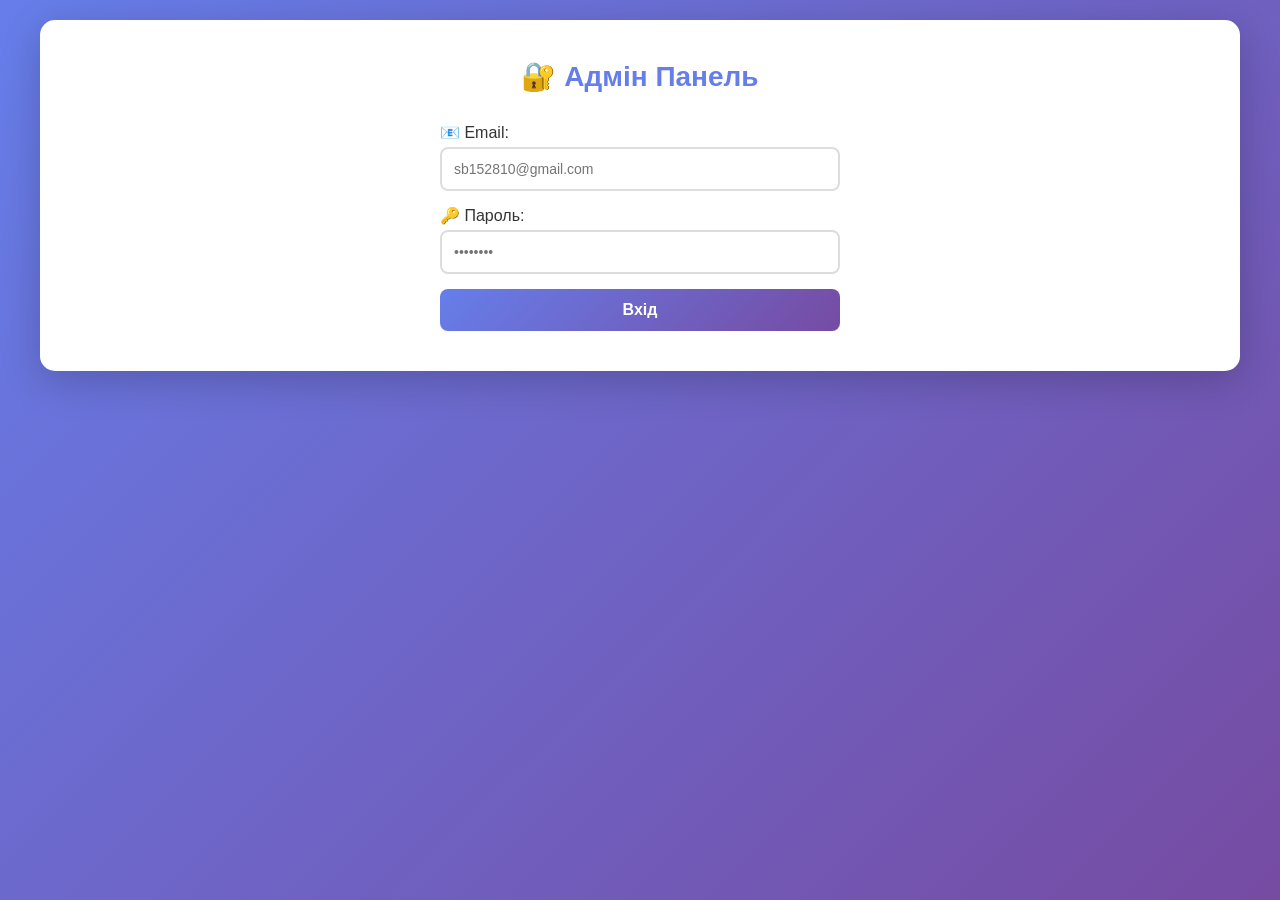
<file: admin.html>
<!DOCTYPE html>
<html lang="uk">
<head>
    <meta charset="UTF-8">
    <meta name="viewport" content="width=device-width, initial-scale=1.0">
    <title>🔐 Адмін Панель - ☀️ Літо і Дитинство</title>
    <style>
        * { margin: 0; padding: 0; box-sizing: border-box; }
        body { 
            background: linear-gradient(135deg, #667eea 0%, #764ba2 100%);
            font-family: 'Segoe UI', Tahoma, Geneva, Verdana, sans-serif;
            min-height: 100vh;
            padding: 20px;
        }
        
        .container {
            max-width: 1200px;
            margin: 0 auto;
        }
        
        .login-panel {
            background: white;
            border-radius: 15px;
            padding: 40px;
            box-shadow: 0 10px 40px rgba(0,0,0,0.2);
            margin-bottom: 30px;
            text-align: center;
        }
        
        .login-panel h1 {
            color: #667eea;
            margin-bottom: 30px;
            font-size: 28px;
        }
        
        .login-form {
            max-width: 400px;
            margin: 0 auto;
        }
        
        .form-group {
            margin-bottom: 15px;
            text-align: left;
        }
        
        label {
            display: block;
            margin-bottom: 5px;
            color: #333;
            font-weight: 500;
        }
        
        input[type="email"],
        input[type="password"] {
            width: 100%;
            padding: 12px;
            border: 2px solid #ddd;
            border-radius: 8px;
            font-size: 14px;
            transition: border-color 0.3s;
        }
        
        input[type="email"]:focus,
        input[type="password"]:focus {
            outline: none;
            border-color: #667eea;
        }
        
        .login-btn {
            width: 100%;
            padding: 12px;
            background: linear-gradient(135deg, #667eea 0%, #764ba2 100%);
            color: white;
            border: none;
            border-radius: 8px;
            font-size: 16px;
            font-weight: 600;
            cursor: pointer;
            transition: transform 0.2s;
        }
        
        .login-btn:hover {
            transform: translateY(-2px);
        }
        
        .login-btn:active {
            transform: translateY(0);
        }
        
        .admin-panel {
            display: none;
        }
        
        .admin-panel.active {
            display: block;
        }
        
        .header {
            background: white;
            border-radius: 15px;
            padding: 20px 30px;
            margin-bottom: 30px;
            display: flex;
            justify-content: space-between;
            align-items: center;
            box-shadow: 0 5px 20px rgba(0,0,0,0.1);
        }
        
        .header h1 {
            color: #667eea;
            font-size: 24px;
        }
        
        .logout-btn {
            background: #ff6b6b;
            color: white;
            border: none;
            padding: 10px 20px;
            border-radius: 8px;
            cursor: pointer;
            font-weight: 600;
            transition: background 0.3s;
        }
        
        .logout-btn:hover {
            background: #ff5252;
        }
        
        .grid {
            display: grid;
            grid-template-columns: repeat(auto-fit, minmax(300px, 1fr));
            gap: 20px;
            margin-bottom: 30px;
        }
        
        .card {
            background: white;
            border-radius: 15px;
            padding: 25px;
            box-shadow: 0 5px 20px rgba(0,0,0,0.1);
            transition: transform 0.3s, box-shadow 0.3s;
        }
        
        .card:hover {
            transform: translateY(-5px);
            box-shadow: 0 10px 30px rgba(0,0,0,0.15);
        }
        
        .card h2 {
            color: #667eea;
            margin-bottom: 15px;
            font-size: 20px;
            display: flex;
            align-items: center;
            gap: 10px;
        }
        
        .card-content {
            color: #555;
            line-height: 1.6;
        }
        
        .btn {
            display: inline-block;
            padding: 10px 20px;
            background: linear-gradient(135deg, #667eea 0%, #764ba2 100%);
            color: white;
            text-decoration: none;
            border-radius: 8px;
            border: none;
            cursor: pointer;
            font-weight: 600;
            margin-top: 10px;
            transition: transform 0.2s;
        }
        
        .btn:hover {
            transform: translateY(-2px);
        }
        
        .btn-secondary {
            background: #17a2b8;
        }
        
        .btn-danger {
            background: #ff6b6b;
        }
        
        .btn-success {
            background: #51cf66;
        }
        
        .promo-list {
            background: #f8f9fa;
            padding: 15px;
            border-radius: 8px;
            margin-top: 10px;
        }
        
        .promo-item {
            background: white;
            padding: 10px;
            margin-bottom: 8px;
            border-radius: 6px;
            border-left: 4px solid #667eea;
        }
        
        .promo-input-group {
            display: flex;
            gap: 10px;
            margin-top: 10px;
        }
        
        .promo-input-group input {
            flex: 1;
            padding: 10px;
            border: 2px solid #ddd;
            border-radius: 6px;
        }
        
        .promo-input-group button {
            padding: 10px 15px;
        }
        
        .telegram-section {
            background: linear-gradient(135deg, #0088cc 0%, #00a8ff 100%);
            color: white;
        }
        
        .telegram-section h2 {
            color: white;
        }
        
        .channel-link {
            display: inline-flex;
            align-items: center;
            gap: 10px;
            background: rgba(255,255,255,0.2);
            padding: 15px 20px;
            border-radius: 8px;
            text-decoration: none;
            color: white;
            font-weight: 600;
            margin-top: 10px;
            transition: background 0.3s;
        }
        
        .channel-link:hover {
            background: rgba(255,255,255,0.3);
        }
        
        .stats {
            display: grid;
            grid-template-columns: repeat(auto-fit, minmax(150px, 1fr));
            gap: 15px;
            margin-top: 15px;
        }
        
        .stat-box {
            background: rgba(255,255,255,0.1);
            padding: 15px;
            border-radius: 8px;
            text-align: center;
        }
        
        .stat-number {
            font-size: 28px;
            font-weight: bold;
            display: block;
        }
        
        .stat-label {
            font-size: 12px;
            margin-top: 5px;
            opacity: 0.9;
        }
        
        .error-message {
            background: #ff6b6b;
            color: white;
            padding: 15px;
            border-radius: 8px;
            margin-bottom: 20px;
            display: none;
        }
        
        .success-message {
            background: #51cf66;
            color: white;
            padding: 15px;
            border-radius: 8px;
            margin-bottom: 20px;
            display: none;
        }
    </style>
</head>
<body>
    <div class="container">
        <!-- Повідомлення про помилки -->
        <div class="error-message" id="errorMsg"></div>
        <div class="success-message" id="successMsg"></div>
        
        <!-- Панель входу -->
        <div class="login-panel" id="loginPanel">
            <h1>🔐 Адмін Панель</h1>
            <div class="login-form">
                <div class="form-group">
                    <label for="email">📧 Email:</label>
                    <input type="email" id="email" placeholder="sb152810@gmail.com">
                </div>
                <div class="form-group">
                    <label for="password">🔑 Пароль:</label>
                    <input type="password" id="password" placeholder="••••••••">
                </div>
                <button class="login-btn" onclick="loginAdmin()">Вхід</button>
            </div>
        </div>
        
        <!-- Адмін панель -->
        <div class="admin-panel" id="adminPanel">
            <div class="header">
                <h1>🎮 ☀️ Літо і Дитинство - Адмін Панель</h1>
                <button class="logout-btn" onclick="logoutAdmin()">Вихід 🚪</button>
            </div>
            
            <div class="grid">
                <!-- Карточка Телеграм Канал -->
                <div class="card telegram-section">
                    <h2>📢 Телеграм Канал Акцій</h2>
                    <div class="card-content">
                        <p>Канал для розповсюджування промокодів та спеціальних пропозицій</p>
                        <a href="https://t.me/+LA2IV4k5ySVmZWly" class="channel-link" target="_blank">
                            ➡️ Перейти на канал
                        </a>
                        <div class="stats">
                            <div class="stat-box">
                                <span class="stat-number" id="subscriberCount">0</span>
                                <span class="stat-label">Підписників</span>
                            </div>
                            <div class="stat-box">
                                <span class="stat-number" id="postCount">0</span>
                                <span class="stat-label">Постів</span>
                            </div>
                        </div>
                    </div>
                </div>
                
                <!-- Карточка Промокоди -->
                <div class="card">
                    <h2>🎁 Керування Промокодами</h2>
                    <div class="card-content">
                        <p>Додавайте та керуйте промокодами для гравців</p>
                        <div class="promo-list" id="promoList">
                            <div class="promo-item">💝 SUMMER2024 - 50% знижка</div>
                            <div class="promo-item">👶 CHILD20 - 20% знижка для дітей</div>
                            <div class="promo-item">🏷️ DISCOUNT15 - 15% загальна знижка</div>
                        </div>
                        <div class="promo-input-group">
                            <input type="text" id="promoCode" placeholder="Введіть промокод">
                            <button class="btn btn-success" onclick="addPromo()">➕ Додати</button>
                        </div>
                    </div>
                </div>
                
                <!-- Карточка Статистика -->
                <div class="card">
                    <h2>📊 Статистика Гри</h2>
                    <div class="card-content">
                        <div class="stats">
                            <div class="stat-box" style="background: #f0f0f0; color: #333;">
                                <span class="stat-number">1,247</span>
                                <span class="stat-label">Гравців Онлайн</span>
                            </div>
                            <div class="stat-box" style="background: #f0f0f0; color: #333;">
                                <span class="stat-number">45.2K</span>
                                <span class="stat-label">Всього Гравців</span>
                            </div>
                            <div class="stat-box" style="background: #f0f0f0; color: #333;">
                                <span class="stat-number">12.5%</span>
                                <span class="stat-label">Активність</span>
                            </div>
                        </div>
                        <button class="btn" onclick="viewDetailedStats()">📈 Детальна Статистика</button>
                    </div>
                </div>
                
                <!-- Карточка Повідомлення -->
                <div class="card">
                    <h2>💬 Розсилання Повідомлень</h2>
                    <div class="card-content">
                        <p>Відправляйте повідомлення всім гравцям</p>
                        <textarea id="messageText" placeholder="Введіть текст повідомлення..." style="width: 100%; height: 80px; padding: 10px; border: 2px solid #ddd; border-radius: 6px; margin-top: 10px; font-family: Arial; resize: vertical;"></textarea>
                        <button class="btn btn-secondary" onclick="sendMessage()">📤 Розіслати Всім</button>
                    </div>
                </div>
                
                <!-- Карточка Управління Користувачами -->
                <div class="card">
                    <h2>👥 Управління Користувачами</h2>
                    <div class="card-content">
                        <p>Редагуйте профілі та дозволи користувачів</p>
                        <div style="margin-top: 15px;">
                            <select id="userSelect" style="width: 100%; padding: 10px; border: 2px solid #ddd; border-radius: 6px; margin-bottom: 10px;">
                                <option>Оберіть користувача...</option>
                                <option>👤 player_123 (Рівень 5)</option>
                                <option>👤 gamer_456 (Рівень 12)</option>
                                <option>👤 user_789 (Рівень 3)</option>
                            </select>
                            <button class="btn" onclick="editUser()">✏️ Редагувати</button>
                            <button class="btn btn-danger" onclick="banUser()">🚫 Заблокувати</button>
                        </div>
                    </div>
                </div>
                
                <!-- Карточка Налаштування -->
                <div class="card">
                    <h2>⚙️ Налаштування Системи</h2>
                    <div class="card-content">
                        <p>Налаштуйте параметри гри та сервера</p>
                        <div style="margin-top: 15px;">
                            <label style="display: flex; align-items: center; gap: 10px; margin-bottom: 10px;">
                                <input type="checkbox" checked> ✅ Гра Активна
                            </label>
                            <label style="display: flex; align-items: center; gap: 10px; margin-bottom: 10px;">
                                <input type="checkbox" checked> 🔧 Можна Редагувати Профіль
                            </label>
                            <label style="display: flex; align-items: center; gap: 10px;">
                                <input type="checkbox"> 🔒 Режим Обслуговування
                            </label>
                        </div>
                        <button class="btn" onclick="saveSettings()">💾 Зберегти</button>
                    </div>
                </div>
            </div>
        </div>
    </div>
    
    <script>
        const ADMIN_EMAIL = 'sb152810@gmail.com';
        const ADMIN_PASSWORD = 'admin123';
        const TELEGRAM_CHANNEL = 'https://t.me/+LA2IV4k5ySVmZWly';
        
        function showError(message) {
            const errorMsg = document.getElementById('errorMsg');
            errorMsg.textContent = '❌ ' + message;
            errorMsg.style.display = 'block';
            setTimeout(() => errorMsg.style.display = 'none', 4000);
        }
        
        function showSuccess(message) {
            const successMsg = document.getElementById('successMsg');
            successMsg.textContent = '✅ ' + message;
            successMsg.style.display = 'block';
            setTimeout(() => successMsg.style.display = 'none', 4000);
        }
        
        function loginAdmin() {
            const email = document.getElementById('email').value;
            const password = document.getElementById('password').value;
            
            if (!email || !password) {
                showError('Заповніть всі поля!');
                return;
            }
            
            if (email === ADMIN_EMAIL && password === ADMIN_PASSWORD) {
                localStorage.setItem('adminLoggedIn', 'true');
                document.getElementById('loginPanel').style.display = 'none';
                document.getElementById('adminPanel').classList.add('active');
                showSuccess('Ви успішно увійшли в адмін панель!');
                initializeDashboard();
            } else {
                showError('Невірний email або пароль!');
                document.getElementById('password').value = '';
            }
        }
        
        function logoutAdmin() {
            localStorage.removeItem('adminLoggedIn');
            document.getElementById('adminPanel').classList.remove('active');
            document.getElementById('loginPanel').style.display = 'block';
            document.getElementById('email').value = '';
            document.getElementById('password').value = '';
        }
        
        function addPromo() {
            const promoCode = document.getElementById('promoCode').value;
            if (!promoCode) {
                showError('Введіть промокод!');
                return;
            }
            
            const promoList = document.getElementById('promoList');
            const newPromo = document.createElement('div');
            newPromo.className = 'promo-item';
            newPromo.innerHTML = `🎁 ${promoCode} - Новий промокод <button class="btn btn-danger" style="margin-left: auto; padding: 5px 10px; font-size: 12px;" onclick="this.parentElement.remove()">❌</button>`;
            promoList.appendChild(newPromo);
            
            document.getElementById('promoCode').value = '';
            showSuccess(`Промокод "${promoCode}" додано!`);
        }
        
        function sendMessage() {
            const message = document.getElementById('messageText').value;
            if (!message) {
                showError('Введіть текст повідомлення!');
                return;
            }
            
            showSuccess(`Повідомлення розіслано всім ${1247} гравцям!`);
            document.getElementById('messageText').value = '';
        }
        
        function editUser() {
            showSuccess('Функція редагування користувача знаходиться в розробці');
        }
        
        function banUser() {
            if (confirm('Ви впевнені що хочете заблокувати цього користувача?')) {
                showSuccess('Користувача заблоковано!');
            }
        }
        
        function viewDetailedStats() {
            alert('📊 ДЕТАЛЬНА СТАТИСТИКА\n\n' +
                  '👥 Всього Гравців: 45,247\n' +
                  '🟢 Онлайн: 1,247\n' +
                  '📅 Нових за день: 342\n' +
                  '⏱️ Середній час сеансу: 47 хвилин\n' +
                  '💰 Загальний дохід: $12,450\n' +
                  '⭐ Середня оцінка: 4.8/5');
        }
        
        function saveSettings() {
            showSuccess('Налаштування збережені!');
        }
        
        function initializeDashboard() {
            // Симуляція завантаження даних
            document.getElementById('subscriberCount').textContent = Math.floor(Math.random() * 5000) + 1000;
            document.getElementById('postCount').textContent = Math.floor(Math.random() * 200) + 50;
        }
        
        // Перевіряємо був ли користувач залогований раніше
        window.addEventListener('load', function() {
            if (localStorage.getItem('adminLoggedIn') === 'true') {
                document.getElementById('loginPanel').style.display = 'none';
                document.getElementById('adminPanel').classList.add('active');
                initializeDashboard();
            }
        });
    </script>
</body>
</html>
</file>
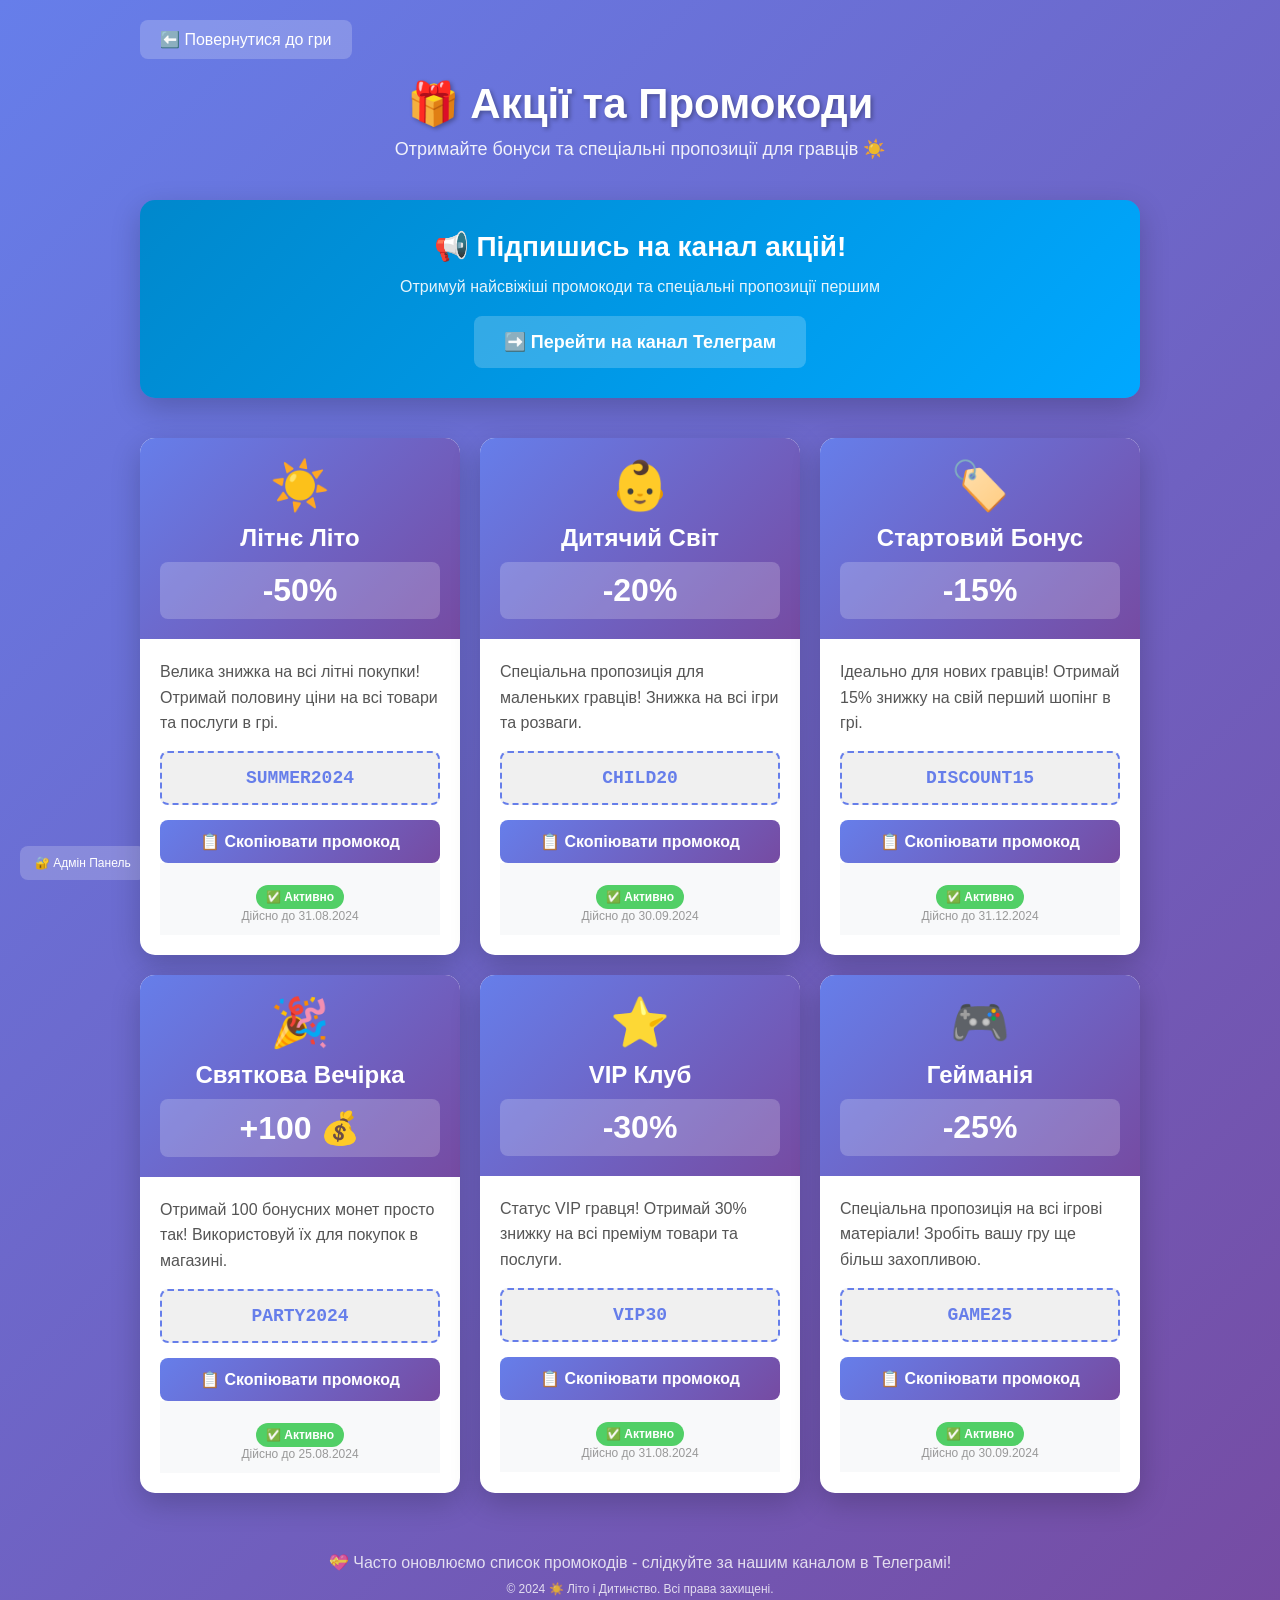
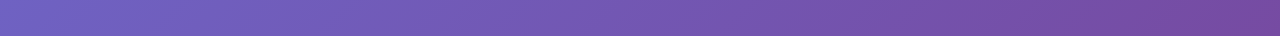
<file: promos.html>
<!DOCTYPE html>
<html lang="uk">
<head>
    <meta charset="UTF-8">
    <meta name="viewport" content="width=device-width, initial-scale=1.0">
    <title>🎁 Промокоди і Акції - ☀️ Літо і Дитинство</title>
    <style>
        * { margin: 0; padding: 0; box-sizing: border-box; }
        body { 
            background: linear-gradient(135deg, #667eea 0%, #764ba2 100%);
            font-family: 'Segoe UI', Tahoma, Geneva, Verdana, sans-serif;
            min-height: 100vh;
            padding: 20px;
        }
        
        .container {
            max-width: 1000px;
            margin: 0 auto;
        }
        
        .header {
            text-align: center;
            color: white;
            margin-bottom: 40px;
        }
        
        .header h1 {
            font-size: 42px;
            margin-bottom: 10px;
            text-shadow: 2px 2px 4px rgba(0,0,0,0.3);
        }
        
        .header p {
            font-size: 18px;
            opacity: 0.9;
        }
        
        .back-button {
            display: inline-block;
            background: rgba(255,255,255,0.2);
            color: white;
            padding: 10px 20px;
            border-radius: 8px;
            text-decoration: none;
            margin-bottom: 20px;
            transition: background 0.3s;
        }
        
        .back-button:hover {
            background: rgba(255,255,255,0.3);
        }
        
        .promo-grid {
            display: grid;
            grid-template-columns: repeat(auto-fit, minmax(280px, 1fr));
            gap: 20px;
            margin-bottom: 40px;
        }
        
        .promo-card {
            background: white;
            border-radius: 15px;
            overflow: hidden;
            box-shadow: 0 10px 30px rgba(0,0,0,0.2);
            transition: transform 0.3s, box-shadow 0.3s;
            animation: slideIn 0.5s ease-out;
        }
        
        @keyframes slideIn {
            from {
                opacity: 0;
                transform: translateY(20px);
            }
            to {
                opacity: 1;
                transform: translateY(0);
            }
        }
        
        .promo-card:hover {
            transform: translateY(-10px);
            box-shadow: 0 15px 40px rgba(0,0,0,0.3);
        }
        
        .promo-header {
            background: linear-gradient(135deg, #667eea 0%, #764ba2 100%);
            color: white;
            padding: 20px;
            text-align: center;
        }
        
        .promo-icon {
            font-size: 48px;
            margin-bottom: 10px;
        }
        
        .promo-title {
            font-size: 24px;
            font-weight: bold;
            margin-bottom: 5px;
        }
        
        .promo-discount {
            font-size: 32px;
            font-weight: bold;
            background: rgba(255,255,255,0.2);
            padding: 10px;
            border-radius: 8px;
            margin-top: 10px;
        }
        
        .promo-body {
            padding: 20px;
        }
        
        .promo-description {
            color: #555;
            margin-bottom: 15px;
            line-height: 1.6;
        }
        
        .promo-code {
            background: #f0f0f0;
            border: 2px dashed #667eea;
            padding: 15px;
            border-radius: 8px;
            text-align: center;
            margin-bottom: 15px;
            font-family: 'Courier New', monospace;
            font-size: 18px;
            font-weight: bold;
            color: #667eea;
        }
        
        .copy-btn {
            width: 100%;
            padding: 12px;
            background: linear-gradient(135deg, #667eea 0%, #764ba2 100%);
            color: white;
            border: none;
            border-radius: 8px;
            font-size: 16px;
            font-weight: 600;
            cursor: pointer;
            transition: transform 0.2s;
        }
        
        .copy-btn:hover {
            transform: translateY(-2px);
        }
        
        .copy-btn:active {
            transform: translateY(0);
        }
        
        .promo-footer {
            background: #f8f9fa;
            padding: 12px;
            text-align: center;
            color: #999;
            font-size: 12px;
        }
        
        .telegram-banner {
            background: linear-gradient(135deg, #0088cc 0%, #00a8ff 100%);
            color: white;
            padding: 30px;
            border-radius: 15px;
            text-align: center;
            margin-bottom: 40px;
            box-shadow: 0 10px 30px rgba(0,0,0,0.2);
        }
        
        .telegram-banner h2 {
            font-size: 28px;
            margin-bottom: 15px;
        }
        
        .telegram-banner p {
            font-size: 16px;
            margin-bottom: 20px;
            opacity: 0.9;
        }
        
        .telegram-link {
            display: inline-flex;
            align-items: center;
            gap: 10px;
            background: rgba(255,255,255,0.2);
            color: white;
            padding: 15px 30px;
            border-radius: 8px;
            text-decoration: none;
            font-weight: 600;
            font-size: 18px;
            transition: background 0.3s;
        }
        
        .telegram-link:hover {
            background: rgba(255,255,255,0.3);
        }
        
        .active-badge {
            display: inline-block;
            background: #51cf66;
            color: white;
            padding: 5px 10px;
            border-radius: 20px;
            font-size: 12px;
            font-weight: 600;
            margin-top: 10px;
        }
        
        .expired-badge {
            display: inline-block;
            background: #ff6b6b;
            color: white;
            padding: 5px 10px;
            border-radius: 20px;
            font-size: 12px;
            font-weight: 600;
            margin-top: 10px;
        }
        
        .footer {
            text-align: center;
            color: white;
            padding: 20px;
            opacity: 0.8;
        }
        
        .copied-notification {
            position: fixed;
            bottom: 20px;
            right: 20px;
            background: #51cf66;
            color: white;
            padding: 15px 25px;
            border-radius: 8px;
            box-shadow: 0 5px 20px rgba(0,0,0,0.2);
            animation: slideInRight 0.3s ease-out;
            z-index: 1000;
        }
        
        @keyframes slideInRight {
            from {
                opacity: 0;
                transform: translateX(100px);
            }
            to {
                opacity: 1;
                transform: translateX(0);
            }
        }
        
        .admin-link {
            position: fixed;
            bottom: 20px;
            left: 20px;
            background: rgba(255,255,255,0.2);
            color: white;
            padding: 10px 15px;
            border-radius: 8px;
            text-decoration: none;
            font-size: 12px;
            transition: background 0.3s;
        }
        
        .admin-link:hover {
            background: rgba(255,255,255,0.3);
        }
    </style>
</head>
<body>
    <div class="container">
        <a href="index.html" class="back-button">⬅️ Повернутися до гри</a>
        
        <div class="header">
            <h1>🎁 Акції та Промокоди</h1>
            <p>Отримайте бонуси та спеціальні пропозиції для гравців ☀️</p>
        </div>
        
        <div class="telegram-banner">
            <h2>📢 Підпишись на канал акцій!</h2>
            <p>Отримуй найсвіжіші промокоди та спеціальні пропозиції першим</p>
            <a href="https://t.me/+LA2IV4k5ySVmZWly" class="telegram-link" target="_blank">
                ➡️ Перейти на канал Телеграм
            </a>
        </div>
        
        <div class="promo-grid">
            <!-- Промокод 1 -->
            <div class="promo-card">
                <div class="promo-header">
                    <div class="promo-icon">☀️</div>
                    <div class="promo-title">Літнє Літо</div>
                    <div class="promo-discount">-50%</div>
                </div>
                <div class="promo-body">
                    <div class="promo-description">
                        Велика знижка на всі літні покупки! Отримай половину ціни на всі товари та послуги в грі.
                    </div>
                    <div class="promo-code">SUMMER2024</div>
                    <button class="copy-btn" onclick="copyPromo('SUMMER2024')">📋 Скопіювати промокод</button>
                    <div class="promo-footer">
                        <span class="active-badge">✅ Активно</span><br>
                        Дійсно до 31.08.2024
                    </div>
                </div>
            </div>
            
            <!-- Промокод 2 -->
            <div class="promo-card">
                <div class="promo-header">
                    <div class="promo-icon">👶</div>
                    <div class="promo-title">Дитячий Світ</div>
                    <div class="promo-discount">-20%</div>
                </div>
                <div class="promo-body">
                    <div class="promo-description">
                        Спеціальна пропозиція для маленьких гравців! Знижка на всі ігри та розваги.
                    </div>
                    <div class="promo-code">CHILD20</div>
                    <button class="copy-btn" onclick="copyPromo('CHILD20')">📋 Скопіювати промокод</button>
                    <div class="promo-footer">
                        <span class="active-badge">✅ Активно</span><br>
                        Дійсно до 30.09.2024
                    </div>
                </div>
            </div>
            
            <!-- Промокод 3 -->
            <div class="promo-card">
                <div class="promo-header">
                    <div class="promo-icon">🏷️</div>
                    <div class="promo-title">Стартовий Бонус</div>
                    <div class="promo-discount">-15%</div>
                </div>
                <div class="promo-body">
                    <div class="promo-description">
                        Ідеально для нових гравців! Отримай 15% знижку на свій перший шопінг в грі.
                    </div>
                    <div class="promo-code">DISCOUNT15</div>
                    <button class="copy-btn" onclick="copyPromo('DISCOUNT15')">📋 Скопіювати промокод</button>
                    <div class="promo-footer">
                        <span class="active-badge">✅ Активно</span><br>
                        Дійсно до 31.12.2024
                    </div>
                </div>
            </div>
            
            <!-- Промокод 4 -->
            <div class="promo-card">
                <div class="promo-header">
                    <div class="promo-icon">🎉</div>
                    <div class="promo-title">Святкова Вечірка</div>
                    <div class="promo-discount">+100 💰</div>
                </div>
                <div class="promo-body">
                    <div class="promo-description">
                        Отримай 100 бонусних монет просто так! Використовуй їх для покупок в магазині.
                    </div>
                    <div class="promo-code">PARTY2024</div>
                    <button class="copy-btn" onclick="copyPromo('PARTY2024')">📋 Скопіювати промокод</button>
                    <div class="promo-footer">
                        <span class="active-badge">✅ Активно</span><br>
                        Дійсно до 25.08.2024
                    </div>
                </div>
            </div>
            
            <!-- Промокод 5 -->
            <div class="promo-card">
                <div class="promo-header">
                    <div class="promo-icon">⭐</div>
                    <div class="promo-title">VIP Клуб</div>
                    <div class="promo-discount">-30%</div>
                </div>
                <div class="promo-body">
                    <div class="promo-description">
                        Статус VIP гравця! Отримай 30% знижку на всі преміум товари та послуги.
                    </div>
                    <div class="promo-code">VIP30</div>
                    <button class="copy-btn" onclick="copyPromo('VIP30')">📋 Скопіювати промокод</button>
                    <div class="promo-footer">
                        <span class="active-badge">✅ Активно</span><br>
                        Дійсно до 31.08.2024
                    </div>
                </div>
            </div>
            
            <!-- Промокод 6 -->
            <div class="promo-card">
                <div class="promo-header">
                    <div class="promo-icon">🎮</div>
                    <div class="promo-title">Гейманія</div>
                    <div class="promo-discount">-25%</div>
                </div>
                <div class="promo-body">
                    <div class="promo-description">
                        Спеціальна пропозиція на всі ігрові матеріали! Зробіть вашу гру ще більш захопливою.
                    </div>
                    <div class="promo-code">GAME25</div>
                    <button class="copy-btn" onclick="copyPromo('GAME25')">📋 Скопіювати промокод</button>
                    <div class="promo-footer">
                        <span class="active-badge">✅ Активно</span><br>
                        Дійсно до 30.09.2024
                    </div>
                </div>
            </div>
        </div>
        
        <div class="footer">
            <p>💝 Часто оновлюємо список промокодів - слідкуйте за нашим каналом в Телеграмі!</p>
            <p style="margin-top: 10px; font-size: 12px;">© 2024 ☀️ Літо і Дитинство. Всі права захищені.</p>
        </div>
    </div>
    
    <a href="admin.html" class="admin-link">🔐 Адмін Панель</a>
    
    <script>
        function copyPromo(code) {
            // Копіюємо в буфер обміну
            navigator.clipboard.writeText(code).then(() => {
                // Показуємо сповіщення
                const notification = document.createElement('div');
                notification.className = 'copied-notification';
                notification.textContent = '✅ Промокод ' + code + ' скопійовано!';
                document.body.appendChild(notification);
                
                setTimeout(() => {
                    notification.remove();
                }, 3000);
            });
        }
    </script>
</body>
</html>
</file>
